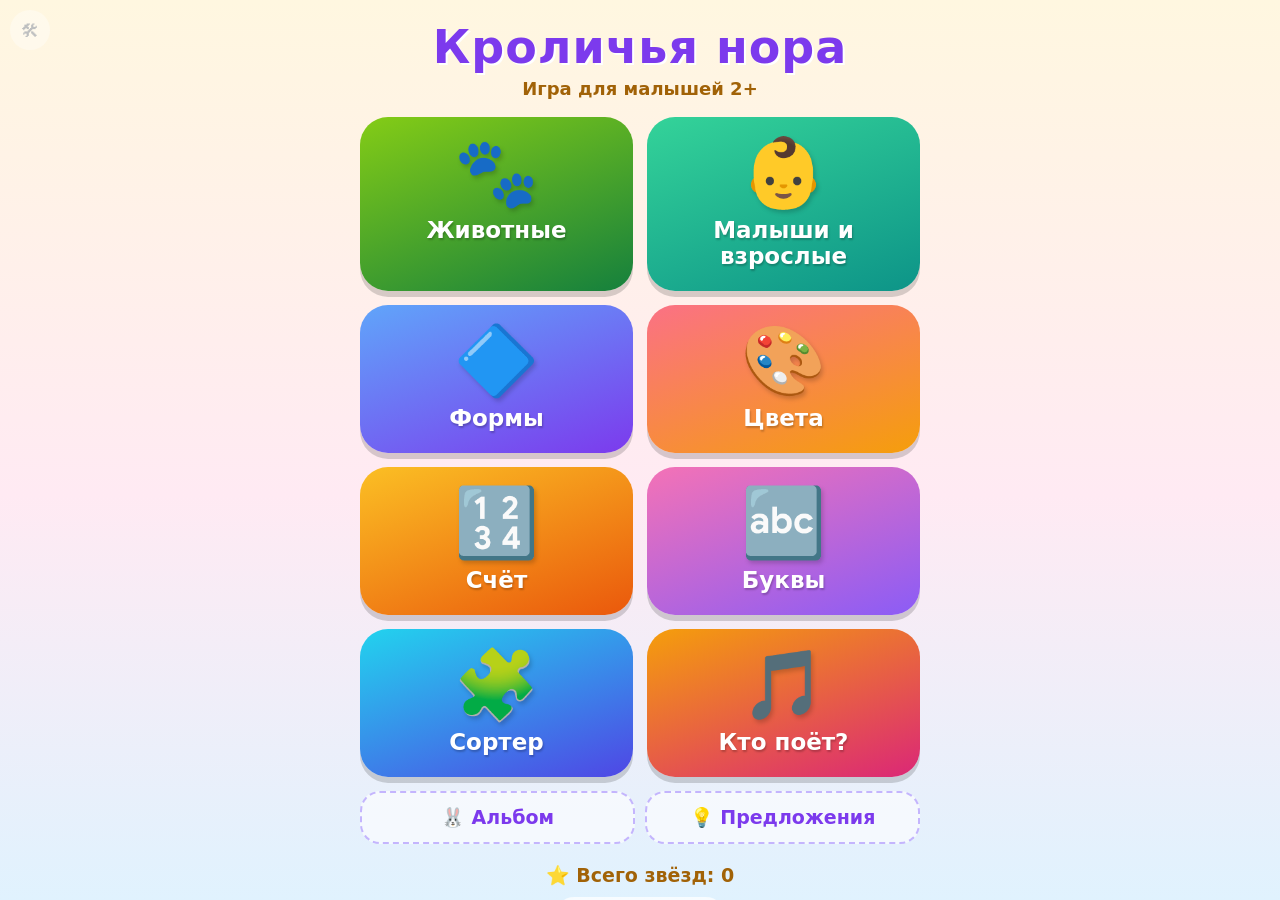
<file: www/index.html>
<!DOCTYPE html>
<html lang="ru">
<head>
  <meta charset="UTF-8">
  <meta name="viewport" content="width=device-width, initial-scale=1.0, maximum-scale=1.0, user-scalable=no, viewport-fit=cover">
  <meta name="mobile-web-app-capable" content="yes">
  <meta name="apple-mobile-web-app-capable" content="yes">
  <meta name="apple-mobile-web-app-status-bar-style" content="black-translucent">
  <meta name="theme-color" content="#7c3aed">
  <title>Кроличья нора — игра для малышей 2+</title>
  <meta name="description" content="Развивающая игра для детей 2–3 лет: животные, формы, цветы, счёт, буквы и сортер. Озвучка голосом, без рекламы и покупок, работает офлайн.">
  <link rel="canonical" href="https://foreverpups1996.github.io/krolichya-nora/">

  <!-- Превью при шаринге (Telegram, VK, мессенджеры) -->
  <meta property="og:type" content="website">
  <meta property="og:site_name" content="Кроличья нора">
  <meta property="og:title" content="Кроличья нора — развивающая игра для детей 2–3 лет">
  <meta property="og:description" content="Животные, формы, цветы, счёт, буквы и сортер. Озвучка живым голосом, без рекламы, работает офлайн.">
  <meta property="og:url" content="https://foreverpups1996.github.io/krolichya-nora/">
  <meta property="og:image" content="https://foreverpups1996.github.io/krolichya-nora/share.png">
  <meta property="og:image:width" content="1200">
  <meta property="og:image:height" content="630">
  <meta property="og:locale" content="ru_RU">
  <meta name="twitter:card" content="summary_large_image">

  <link rel="icon" href="data:image/svg+xml,<svg xmlns='http://www.w3.org/2000/svg' viewBox='0 0 100 100'><text y='.9em' font-size='90'>🐰</text></svg>">
  <link rel="apple-touch-icon" href="apple-touch-icon.png">
  <link rel="manifest" href="manifest.webmanifest">
  <link rel="stylesheet" href="css/style.css">
</head>
<body>
  <div id="app"></div>
  <div id="fx-layer"></div>

  <script src="js/i18n.js"></script>
  <script src="js/sfx.js"></script>
  <script src="js/games.js"></script>
  <script src="js/main.js"></script>
  <script>
    /* PWA: офлайн-работа и установка на домашний экран */
    if ('serviceWorker' in navigator) {
      window.addEventListener('load', () => {
        navigator.serviceWorker.register('sw.js').catch(() => {});
      });
    }
  </script>
</body>
</html>
</file>
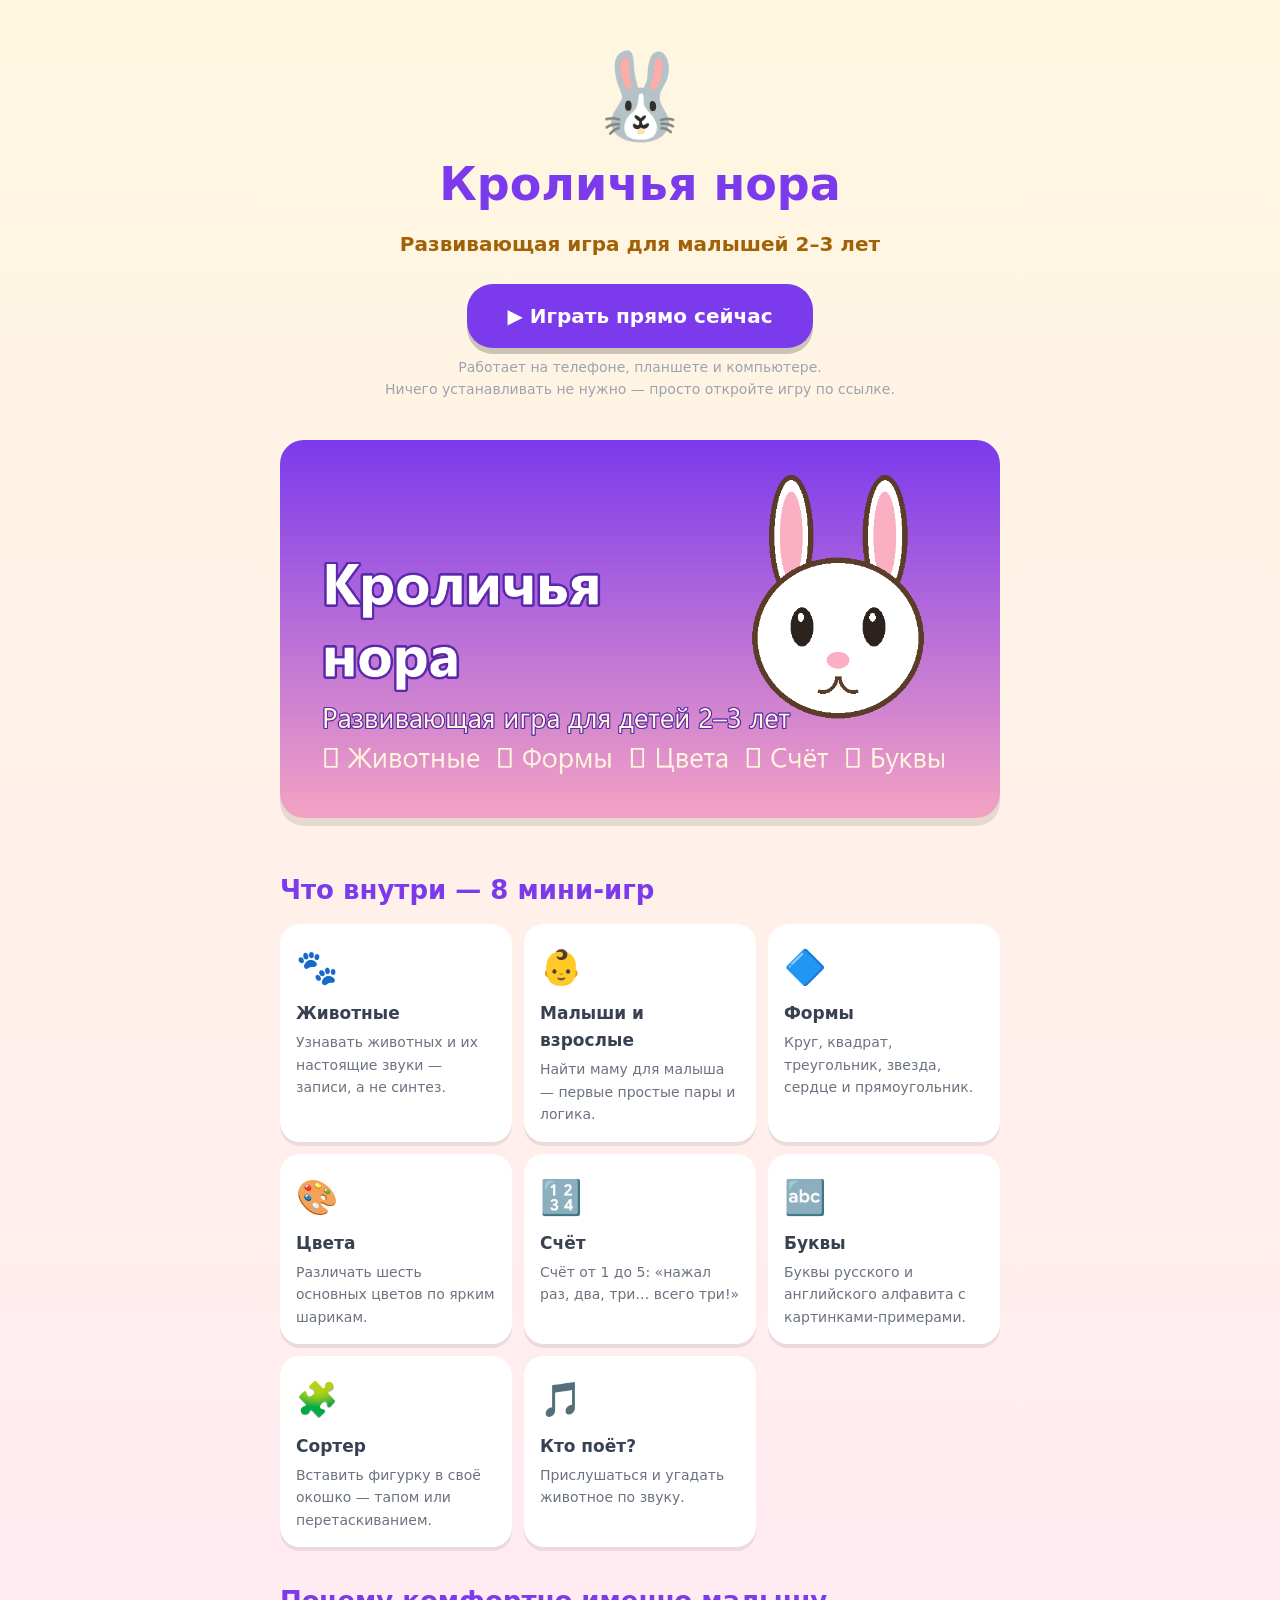
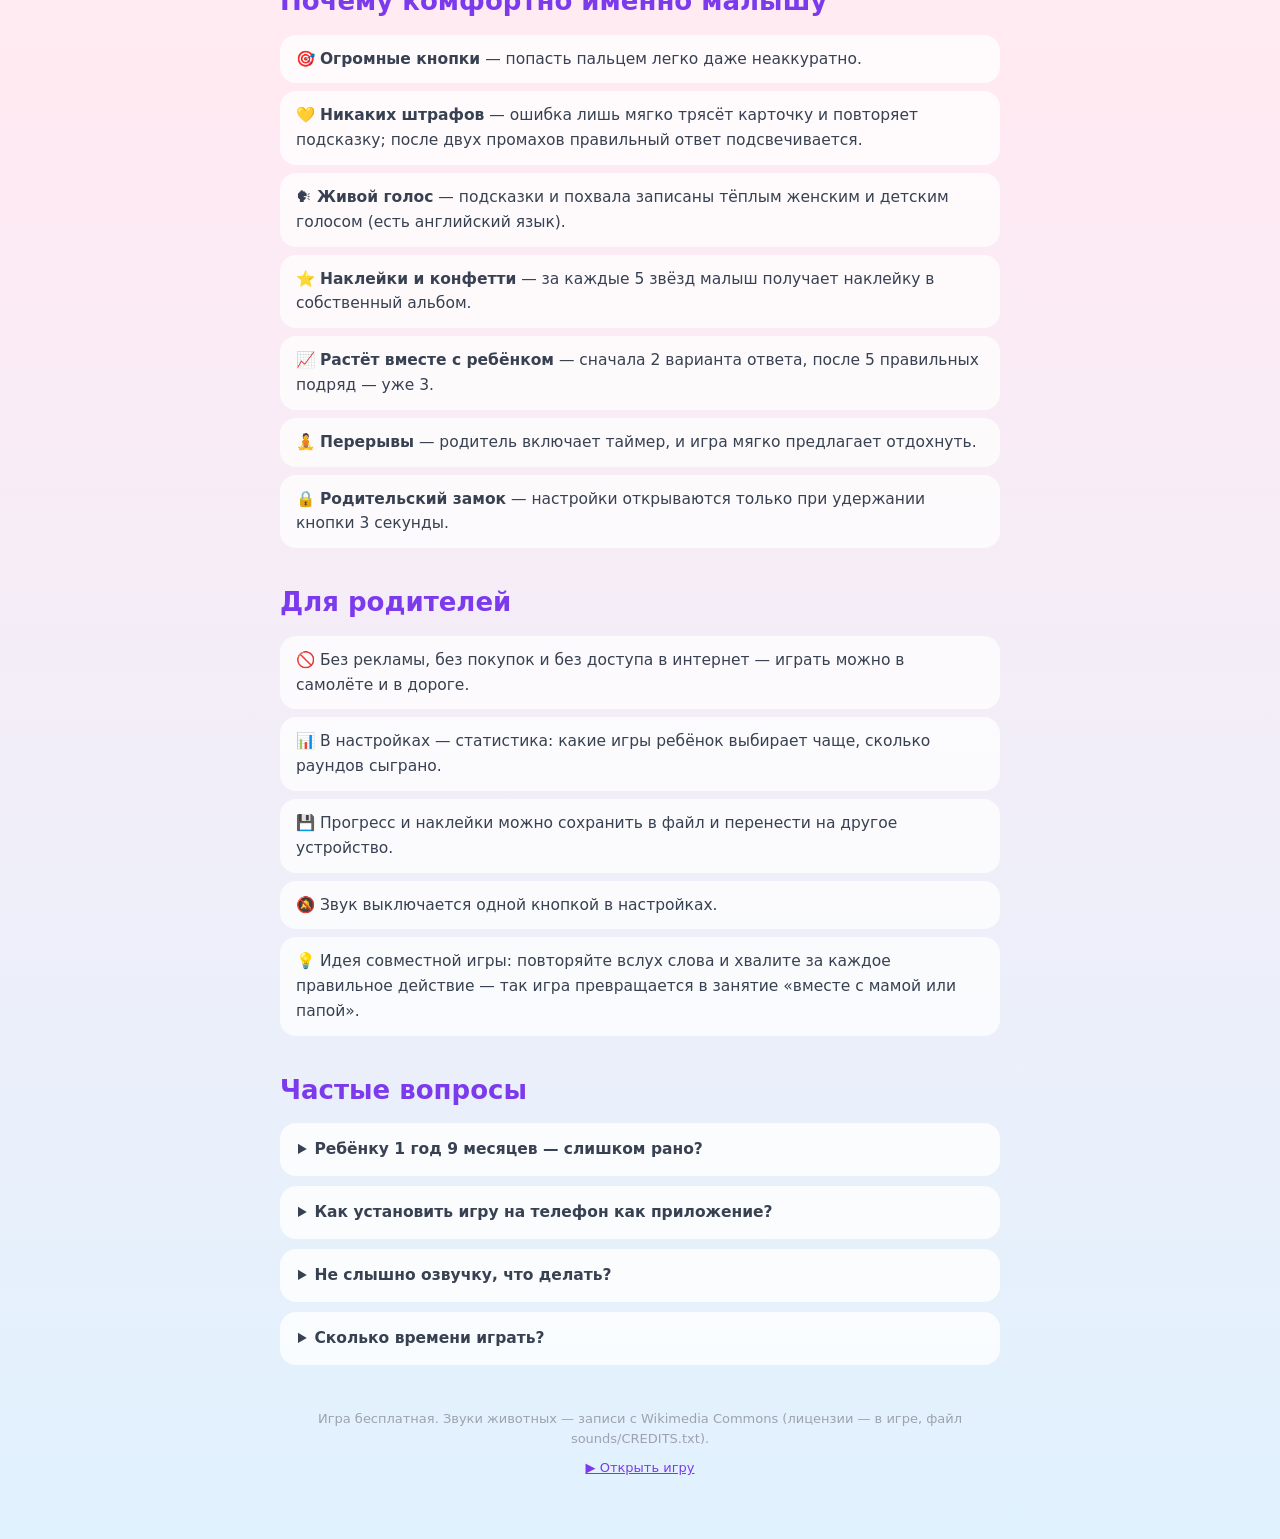
<file: www/parents.html>
<!DOCTYPE html>
<html lang="ru">
<head>
  <meta charset="UTF-8">
  <meta name="viewport" content="width=device-width, initial-scale=1.0">
  <title>Кроличья нора — развивающая игра для детей 2–3 лет (без рекламы, офлайн)</title>
  <meta name="description" content="Бесплатная развивающая игра для малышей 2–3 лет: животные и их звуки, формы, цветы, счёт, буквы и сортер. Без рекламы и покупок, работает без интернета. Играйте вместе с ребёнком.">
  <link rel="canonical" href="https://foreverpups1996.github.io/krolichya-nora/parents.html">
  <meta property="og:type" content="website">
  <meta property="og:title" content="Кроличья нора — развивающая игра для детей 2–3 лет">
  <meta property="og:description" content="Животные, формы, цветы, счёт, буквы и сортер. Озвучка живым голосом, без рекламы, работает офлайн.">
  <meta property="og:image" content="https://foreverpups1996.github.io/krolichya-nora/share.png">
  <meta name="twitter:card" content="summary_large_image">
  <link rel="icon" href="data:image/svg+xml,<svg xmlns='http://www.w3.org/2000/svg' viewBox='0 0 100 100'><text y='.9em' font-size='90'>🐰</text></svg>">
  <style>
    * { margin: 0; padding: 0; box-sizing: border-box; }
    body {
      font-family: 'Segoe UI', system-ui, sans-serif;
      background: linear-gradient(180deg, #fff7e0, #ffeaf3 55%, #e0f2fe);
      color: #374151;
      line-height: 1.6;
    }
    .wrap { max-width: 760px; margin: 0 auto; padding: 28px 20px 60px; }
    .hero { text-align: center; padding: 26px 0 10px; }
    .hero .bunny { font-size: 84px; line-height: 1; animation: bounce 2.4s infinite; display: inline-block; }
    @keyframes bounce { 0%, 100% { transform: translateY(0); } 50% { transform: translateY(-10px); } }
    h1 {
      font-size: clamp(30px, 7vw, 46px);
      font-weight: 900;
      color: #7c3aed;
      margin: 10px 0 6px;
    }
    .sub { font-size: clamp(16px, 4vw, 20px); font-weight: 700; color: #a16207; }
    .cta {
      display: inline-block;
      margin: 24px auto 8px;
      background: #7c3aed;
      color: #fff;
      font-size: 20px;
      font-weight: 900;
      text-decoration: none;
      padding: 16px 40px;
      border-radius: 26px;
      box-shadow: 0 6px 0 rgba(0, 0, 0, 0.2);
      transition: transform 0.1s;
    }
    .cta:active { transform: scale(0.96); }
    .note { text-align: center; font-size: 14px; color: #9ca3af; margin-bottom: 30px; }
    h2 { color: #7c3aed; font-size: 26px; margin: 34px 0 12px; }
    .games {
      display: grid;
      grid-template-columns: repeat(auto-fill, minmax(210px, 1fr));
      gap: 12px;
    }
    .game {
      background: #fff;
      border-radius: 20px;
      padding: 16px;
      box-shadow: 0 4px 0 rgba(0, 0, 0, 0.08);
    }
    .game .ico { font-size: 34px; }
    .game h3 { font-size: 17px; margin: 6px 0 4px; color: #374151; }
    .game p { font-size: 14px; color: #6b7280; }
    ul.soft { list-style: none; }
    ul.soft li {
      background: rgba(255, 255, 255, 0.75);
      border-radius: 16px;
      padding: 12px 16px;
      margin-bottom: 8px;
      font-size: 15.5px;
    }
    .faq details {
      background: rgba(255, 255, 255, 0.8);
      border-radius: 16px;
      padding: 14px 18px;
      margin-bottom: 10px;
    }
    .faq summary { font-weight: 800; cursor: pointer; font-size: 15.5px; }
    .faq p { font-size: 14.5px; color: #6b7280; margin-top: 8px; }
    footer {
      text-align: center;
      margin-top: 44px;
      font-size: 13px;
      color: #9ca3af;
    }
    footer a { color: #7c3aed; }
  </style>
</head>
<body>
  <div class="wrap">
    <div class="hero">
      <span class="bunny">🐰</span>
      <h1>Кроличья нора</h1>
      <p class="sub">Развивающая игра для малышей 2–3 лет</p>
      <a class="cta" href="./">▶ Играть прямо сейчас</a>
      <p class="note">Работает на телефоне, планшете и компьютере.<br>Ничего устанавливать не нужно — просто откройте игру по ссылке.</p>
    </div>

    <img src="share.png" alt="Кроличья нора — игра для малышей"
         style="width:100%; border-radius:24px; box-shadow: 0 8px 0 rgba(0,0,0,0.1); margin-bottom: 10px;">

    <h2>Что внутри — 8 мини-игр</h2>
    <div class="games">
      <div class="game"><span class="ico">🐾</span><h3>Животные</h3><p>Узнавать животных и их настоящие звуки — записи, а не синтез.</p></div>
      <div class="game"><span class="ico">👶</span><h3>Малыши и взрослые</h3><p>Найти маму для малыша — первые простые пары и логика.</p></div>
      <div class="game"><span class="ico">🔷</span><h3>Формы</h3><p>Круг, квадрат, треугольник, звезда, сердце и прямоугольник.</p></div>
      <div class="game"><span class="ico">🎨</span><h3>Цвета</h3><p>Различать шесть основных цветов по ярким шарикам.</p></div>
      <div class="game"><span class="ico">🔢</span><h3>Счёт</h3><p>Счёт от 1 до 5: «нажал раз, два, три… всего три!»</p></div>
      <div class="game"><span class="ico">🔤</span><h3>Буквы</h3><p>Буквы русского и английского алфавита с картинками-примерами.</p></div>
      <div class="game"><span class="ico">🧩</span><h3>Сортер</h3><p>Вставить фигурку в своё окошко — тапом или перетаскиванием.</p></div>
      <div class="game"><span class="ico">🎵</span><h3>Кто поёт?</h3><p>Прислушаться и угадать животное по звуку.</p></div>
    </div>

    <h2>Почему комфортно именно малышу</h2>
    <ul class="soft">
      <li>🎯 <b>Огромные кнопки</b> — попасть пальцем легко даже неаккуратно.</li>
      <li>💛 <b>Никаких штрафов</b> — ошибка лишь мягко трясёт карточку и повторяет подсказку; после двух промахов правильный ответ подсвечивается.</li>
      <li>🗣 <b>Живой голос</b> — подсказки и похвала записаны тёплым женским и детским голосом (есть английский язык).</li>
      <li>⭐ <b>Наклейки и конфетти</b> — за каждые 5 звёзд малыш получает наклейку в собственный альбом.</li>
      <li>📈 <b>Растёт вместе с ребёнком</b> — сначала 2 варианта ответа, после 5 правильных подряд — уже 3.</li>
      <li>🧘 <b>Перерывы</b> — родитель включает таймер, и игра мягко предлагает отдохнуть.</li>
      <li>🔒 <b>Родительский замок</b> — настройки открываются только при удержании кнопки 3 секунды.</li>
    </ul>

    <h2>Для родителей</h2>
    <ul class="soft">
      <li>🚫 Без рекламы, без покупок и без доступа в интернет — играть можно в самолёте и в дороге.</li>
      <li>📊 В настройках — статистика: какие игры ребёнок выбирает чаще, сколько раундов сыграно.</li>
      <li>💾 Прогресс и наклейки можно сохранить в файл и перенести на другое устройство.</li>
      <li>🔕 Звук выключается одной кнопкой в настройках.</li>
      <li>💡 Идея совместной игры: повторяйте вслух слова и хвалите за каждое правильное действие — так игра превращается в занятие «вместе с мамой или папой».</li>
    </ul>

    <h2>Частые вопросы</h2>
    <div class="faq">
      <details>
        <summary>Ребёнку 1 год 9 месяцев — слишком рано?</summary>
        <p>Игра рассчитана на 2–3 года, но многие малыши начинают играть раньше: начните с игр «Животные» и «Цвета» — там всего два варианта ответа и всё сделано под пальчик.</p>
      </details>
      <details>
        <summary>Как установить игру на телефон как приложение?</summary>
        <p>Откройте игру в браузере, в меню браузера выберите «Добавить на главный экран» (iPhone) или «Установить приложение» (Android). После этого игра открывается без браузера и полностью работает офлайн.</p>
      </details>
      <details>
        <summary>Не слышно озвучку, что делать?</summary>
        <p>Записанные голосовые фразы и звуки животных играют всегда. Системный диктор нужен только для динамических подсказок: проверьте, что в настройках телефона установлен русский пакет голосов (например, «Google Текстовые речевые сервисы»).</p>
      </details>
      <details>
        <summary>Сколько времени играть?</summary>
        <p>Для 2–3 лет рекомендуют 10–15 минут за раз. В настройках родительского раздела есть таймер перерывов — включите 15 минут, и игра сама предложит отдохнуть.</p>
      </details>
    </div>

    <footer>
      <p>Игра бесплатная. Звуки животных — записи с Wikimedia Commons (лицензии — в игре, файл sounds/CREDITS.txt).</p>
      <p style="margin-top:8px"><a href="./">▶ Открыть игру</a></p>
    </footer>
  </div>
</body>
</html>
</file>
<file: www/css/style.css>
/* ===== База ===== */
* {
  margin: 0;
  padding: 0;
  box-sizing: border-box;
  -webkit-tap-highlight-color: transparent;
}
html, body {
  height: 100%;
  overflow: hidden;
  overscroll-behavior: none;
}
body {
  font-family: 'Nunito', 'Baloo 2', 'Comic Sans MS', 'Segoe UI', system-ui, sans-serif;
  user-select: none;
  -webkit-user-select: none;
  touch-action: manipulation;
  background: #fef6e4;
  color: #333;
}
button { font-family: inherit; }

#app {
  height: 100%;
  display: flex;
  flex-direction: column;
}
#fx-layer {
  position: fixed;
  inset: 0;
  pointer-events: none;
  overflow: hidden;
  z-index: 999;
}

/* ===== Меню ===== */
.menu {
  position: relative;
  flex: 1;
  display: flex;
  flex-direction: column;
  padding: max(14px, env(safe-area-inset-top)) 16px max(14px, env(safe-area-inset-bottom));
  background: linear-gradient(180deg, #fff7e0, #ffeaf3 55%, #e0f2fe);
  overflow-y: auto;
}
.menu-title {
  text-align: center;
  font-size: clamp(30px, 8.5vw, 46px);
  font-weight: 900;
  color: #7c3aed;
  margin-top: 6px;
  text-shadow: 2px 2px 0 #fff;
  letter-spacing: 1px;
}
.menu-sub {
  text-align: center;
  color: #a16207;
  font-size: clamp(14px, 4vw, 18px);
  font-weight: 800;
  margin: 4px 0 18px;
}
.menu-grid {
  display: grid;
  grid-template-columns: 1fr 1fr;
  gap: 14px;
  width: 100%;
  max-width: 560px;
  margin: 0 auto;
}
.game-card {
  border: none;
  border-radius: 28px;
  padding: 22px 10px;
  cursor: pointer;
  display: flex;
  flex-direction: column;
  align-items: center;
  gap: 10px;
  color: #fff;
  font-weight: 900;
  box-shadow: 0 6px 0 rgba(0, 0, 0, 0.16);
  transition: transform 0.1s;
}
.game-card:active {
  transform: scale(0.94);
}
.game-card .icon {
  font-size: clamp(46px, 14vw, 68px);
  line-height: 1;
  animation: bounce 2.2s infinite;
  filter: drop-shadow(2px 3px 2px rgba(0, 0, 0, 0.18));
}
.game-card .label {
  font-size: clamp(17px, 5vw, 23px);
  text-shadow: 1px 2px 2px rgba(0, 0, 0, 0.22);
}
.menu-footer {
  margin-top: auto;
  padding-top: 20px;
  display: flex;
  flex-direction: column;
  align-items: center;
  gap: 10px;
}
.total-stars {
  font-weight: 900;
  color: #a16207;
  font-size: clamp(15px, 4.5vw, 19px);
}
.parents-btn {
  position: relative;
  overflow: hidden;
  border: none;
  background: rgba(255, 255, 255, 0.75);
  color: #9ca3af;
  font-weight: 800;
  font-size: 14px;
  padding: 10px 22px;
  border-radius: 20px;
  cursor: pointer;
  touch-action: none;
}
.parents-btn .fill {
  position: absolute;
  left: 0;
  top: 0;
  bottom: 0;
  width: 0%;
  background: rgba(124, 58, 237, 0.25);
  transition: width 0.05s linear;
}

/* ===== Экран игры ===== */
.game-screen {
  flex: 1;
  display: flex;
  flex-direction: column;
  padding: max(10px, env(safe-area-inset-top)) 14px max(12px, env(safe-area-inset-bottom));
}
.topbar {
  display: flex;
  align-items: center;
  gap: 10px;
  padding-bottom: 8px;
}
.btn-home {
  width: 58px;
  height: 58px;
  min-width: 58px;
  border: none;
  border-radius: 50%;
  background: #fff;
  font-size: 28px;
  cursor: pointer;
  box-shadow: 0 4px 0 rgba(0, 0, 0, 0.18);
  transition: transform 0.1s;
  display: flex;
  align-items: center;
  justify-content: center;
}
.btn-home:active { transform: scale(0.9); }
.prompt {
  flex: 1;
  text-align: center;
  font-size: clamp(21px, 6.5vw, 32px);
  font-weight: 900;
  color: #fff;
  text-shadow: 0 2px 5px rgba(0, 0, 0, 0.35);
  line-height: 1.15;
}
.stars {
  min-width: 64px;
  text-align: right;
  font-weight: 900;
  color: #fff;
  font-size: clamp(18px, 5vw, 24px);
  text-shadow: 0 2px 4px rgba(0, 0, 0, 0.35);
}
.stars.pulse { animation: winPulse 0.5s; }

.play-area {
  flex: 1;
  min-height: 0;
}
.play-area.options {
  display: grid;
  grid-template-columns: 1fr 1fr;
  gap: 14px;
  align-content: center;
  padding: 6px 0;
}
.opt {
  border: none;
  border-radius: 28px;
  background: #fff;
  cursor: pointer;
  box-shadow: 0 6px 0 rgba(0, 0, 0, 0.14);
  display: flex;
  flex-direction: column;
  align-items: center;
  justify-content: center;
  gap: 8px;
  min-height: clamp(130px, 24vh, 220px);
  padding: 10px;
  font-weight: 900;
  font-size: clamp(14px, 4vw, 20px);
  color: #555;
  transition: transform 0.1s;
}
.opt:active { transform: scale(0.93); }
.big-emoji {
  font-size: clamp(56px, 17vw, 100px);
  line-height: 1;
}
.opt-label { color: #6b7280; }
.shape-svg {
  width: clamp(74px, 21vw, 124px);
  height: clamp(74px, 21vw, 124px);
  display: block;
}
.shape-svg svg {
  width: 100%;
  height: 100%;
  filter: drop-shadow(2px 4px 3px rgba(0, 0, 0, 0.18));
  transition: transform 0.25s;
}
.shape-svg svg.grow {
  animation: winPulse 0.7s ease-out;
}
.balloon {
  width: clamp(78px, 22vw, 126px);
  height: clamp(78px, 22vw, 126px);
  border-radius: 50%;
  display: block;
  box-shadow: inset -9px -12px 0 rgba(0, 0, 0, 0.13), 0 6px 0 rgba(0, 0, 0, 0.1);
  transition: transform 0.25s, opacity 0.25s;
}
.balloon.pop-balloon {
  animation: balloonPop 0.5s ease-out;
}

.play-area.items {
  display: flex;
  flex-wrap: wrap;
  gap: 6px;
  align-items: center;
  align-content: center;
  justify-content: center;
  padding: 8px;
}
.item {
  border: none;
  background: transparent;
  cursor: pointer;
  font-size: clamp(54px, 17vw, 96px);
  padding: 6px;
  line-height: 1;
  transition: transform 0.15s, opacity 0.3s;
  transform: rotate(var(--r, 0deg));
}
.item:active { transform: scale(0.8) rotate(var(--r, 0deg)); }
.item.popped {
  opacity: 0.3;
  transform: scale(0.65) rotate(var(--r, 0deg));
}

.bottom-row {
  display: flex;
  justify-content: center;
  padding-top: 10px;
}
.repeat-btn {
  border: none;
  background: #fff;
  border-radius: 26px;
  padding: 14px 30px;
  font-size: 26px;
  font-weight: 900;
  color: #7c3aed;
  box-shadow: 0 5px 0 rgba(0, 0, 0, 0.16);
  cursor: pointer;
  transition: transform 0.1s;
  display: flex;
  align-items: center;
  gap: 8px;
}
.repeat-btn:active { transform: scale(0.92); }

/* ===== Конфетти / праздник ===== */
.confetti {
  position: absolute;
  border-radius: 3px;
  will-change: transform, opacity;
  animation: confettiFall 1.5s ease-in forwards;
}
.celebrate {
  position: fixed;
  inset: 0;
  display: flex;
  flex-direction: column;
  align-items: center;
  justify-content: center;
  gap: 14px;
  z-index: 900;
  pointer-events: none;
}
.celebrate .big {
  font-size: clamp(76px, 26vw, 140px);
  animation: winPulse 0.8s infinite;
  filter: drop-shadow(3px 6px 4px rgba(0, 0, 0, 0.25));
}
.celebrate .word {
  font-size: clamp(30px, 9vw, 52px);
  font-weight: 900;
  color: #7c3aed;
  text-shadow: 2px 2px 0 #fff;
  background: rgba(255, 255, 255, 0.85);
  padding: 8px 26px;
  border-radius: 24px;
}

/* ===== Модальное окно «Для родителей» ===== */
.modal {
  position: fixed;
  inset: 0;
  background: rgba(0, 0, 0, 0.55);
  display: flex;
  align-items: center;
  justify-content: center;
  z-index: 1000;
  padding: 16px;
}
.modal-card {
  background: #fff;
  border-radius: 28px;
  padding: 26px 22px;
  width: min(92vw, 400px);
  max-height: 86vh;
  overflow-y: auto;
}
.modal-card h2 {
  text-align: center;
  color: #7c3aed;
  font-size: 24px;
  margin-bottom: 16px;
}
.modal-card .stat {
  text-align: center;
  font-weight: 800;
  color: #a16207;
  font-size: 18px;
  margin-bottom: 16px;
}
.modal-btn {
  display: block;
  width: 100%;
  border: none;
  border-radius: 18px;
  padding: 14px;
  margin-bottom: 10px;
  font-size: 16px;
  font-weight: 800;
  background: #f3f4f6;
  color: #374151;
  cursor: pointer;
}
.modal-btn.primary {
  background: #7c3aed;
  color: #fff;
}
.modal-btn.danger {
  background: #fee2e2;
  color: #b91c1c;
}
.modal-card .about {
  font-size: 13.5px;
  color: #6b7280;
  line-height: 1.5;
  margin: 12px 0 16px;
  text-align: center;
}

/* ===== Раздел «Предложения» ===== */
.suggest-section {
  width: 100%;
  max-width: 560px;
  margin: 14px auto 0;
}
.suggest-btn {
  width: 100%;
  border: 2px dashed #c4b5fd;
  border-radius: 20px;
  background: rgba(255, 255, 255, 0.6);
  color: #7c3aed;
  font-weight: 900;
  font-size: clamp(15px, 4.5vw, 19px);
  padding: 13px;
  cursor: pointer;
  transition: transform 0.1s;
}
.suggest-btn:active { transform: scale(0.96); }

.suggest-card { width: min(94vw, 480px); }
.suggest-title {
  text-align: center;
  font-weight: 800;
  color: #555;
  font-size: 16px;
  line-height: 1.4;
  margin-bottom: 14px;
}
.suggest-input {
  display: block;
  width: 100%;
  border: 2px solid #e5e7eb;
  border-radius: 16px;
  padding: 12px;
  font-family: inherit;
  font-size: 16px;
  line-height: 1.4;
  resize: none;
  outline: none;
  margin-bottom: 8px;
  user-select: text;
  -webkit-user-select: text;
  background: #fafafa;
}
.suggest-input:focus { border-color: #7c3aed; background: #fff; }
.suggest-note {
  text-align: center;
  font-weight: 800;
  font-size: 14px;
  color: #16a34a;
  min-height: 18px;
  margin-bottom: 8px;
}
.suggest-note.bad { color: #b91c1c; }

.suggest-history { margin: 6px 0 10px; }
.suggest-hist-title {
  text-align: center;
  font-weight: 900;
  color: #a16207;
  font-size: 13px;
  margin-bottom: 8px;
}
.suggest-item {
  background: #f9fafb;
  border: 1px solid #f3f4f6;
  border-radius: 12px;
  padding: 8px 10px;
  margin-bottom: 6px;
  display: flex;
  flex-direction: column;
  gap: 2px;
}
.suggest-when {
  font-size: 11px;
  font-weight: 800;
  color: #9ca3af;
}
.suggest-badge {
  display: inline-block;
  margin-left: 6px;
  padding: 1px 7px;
  border-radius: 8px;
  font-size: 10px;
  font-weight: 900;
  background: #f3f4f6;
  color: #9ca3af;
}
.suggest-badge.ok { background: #dcfce7; color: #15803d; }
.suggest-badge.bad { background: #fee2e2; color: #b91c1c; }
.suggest-text {
  font-size: 14px;
  color: #374151;
  line-height: 1.4;
  word-break: break-word;
  user-select: text;
  -webkit-user-select: text;
}

.eng-sugg { margin-top: 14px; border-top: 2px solid #f3f4f6; padding-top: 10px; }
.eng-sugg h2 { font-size: 18px; margin-bottom: 10px; }
.eng-sugg-list { max-height: 22vh; overflow-y: auto; margin-bottom: 10px; }

.eng-tg { margin-top: 14px; border-top: 2px solid #f3f4f6; padding-top: 10px; }
.eng-tg h2 { font-size: 18px; margin-bottom: 8px; }
.eng-tg .eng-hint { text-align: left; margin-bottom: 10px; }
.eng-tg .eng-src {
  display: block;
  width: 100%;
  margin-bottom: 8px;
  font-size: 14px;
}
.eng-tg .eng-note {
  text-align: left;
  line-height: 1.35;
  word-break: break-word;
  min-height: 30px;
}
.eng-tg .eng-note.bad { color: #b91c1c; }

/* ===== Инженерное меню ===== */
.eng-btn {
  position: absolute;
  top: max(10px, env(safe-area-inset-top));
  left: 10px;
  width: 40px;
  height: 40px;
  border: none;
  border-radius: 50%;
  background: rgba(255, 255, 255, 0.55);
  color: #9ca3af;
  font-size: 18px;
  cursor: pointer;
  display: flex;
  align-items: center;
  justify-content: center;
  opacity: 0.65;
  transition: opacity 0.2s;
  z-index: 5;
}
.eng-btn:active { opacity: 1; transform: scale(0.9); }

.eng-pass {
  display: block;
  width: 100%;
  border: 2px solid #e5e7eb;
  border-radius: 16px;
  padding: 14px;
  margin-bottom: 10px;
  font-size: 26px;
  font-weight: 900;
  text-align: center;
  letter-spacing: 10px;
  outline: none;
  user-select: text;
  -webkit-user-select: text;
}
.eng-pass:focus { border-color: #7c3aed; }
.eng-err {
  text-align: center;
  color: #b91c1c;
  font-weight: 800;
  font-size: 14px;
  min-height: 18px;
  margin-bottom: 10px;
}
.eng-card { width: min(94vw, 520px); }
.eng-hint {
  font-size: 13px;
  color: #6b7280;
  line-height: 1.45;
  text-align: center;
  margin-bottom: 12px;
}
.eng-list {
  max-height: 52vh;
  overflow-y: auto;
  margin-bottom: 12px;
}
.eng-row {
  display: flex;
  align-items: center;
  gap: 6px;
  padding: 8px 2px;
  border-bottom: 1px solid #f3f4f6;
  flex-wrap: wrap;
}
.eng-emoji { font-size: 24px; }
.eng-name {
  width: 74px;
  font-size: 14px;
  font-weight: 800;
  color: #555;
}
.eng-play, .eng-reset, .eng-file {
  min-width: 38px;
  height: 38px;
  border: none;
  border-radius: 12px;
  background: #ede9fe;
  font-size: 17px;
  cursor: pointer;
  display: flex;
  align-items: center;
  justify-content: center;
}
.eng-reset { background: #fee2e2; }
.eng-play:active, .eng-reset:active, .eng-file:active { transform: scale(0.9); }
.eng-src {
  flex: 1;
  min-width: 110px;
  border: 1px solid #e5e7eb;
  border-radius: 10px;
  padding: 8px;
  font-size: 13px;
  outline: none;
  user-select: text;
  -webkit-user-select: text;
}
.eng-src:focus { border-color: #7c3aed; }
.eng-note {
  flex-basis: 100%;
  text-align: right;
  font-size: 12px;
  font-weight: 800;
  color: #16a34a;
}

/* ===== Тема-персонаж (субъект раунда: малыш/мама) ===== */
.subject {
  display: flex;
  justify-content: center;
  align-items: center;
  padding: 2px 0 4px;
  min-height: 0;
}
.subject .big-emoji {
  font-size: clamp(64px, 20vw, 120px);
  line-height: 1;
  filter: drop-shadow(2px 4px 3px rgba(0, 0, 0, 0.22));
  animation: winPulse 0.6s ease-out;
}
.subject .big-emoji.small-baby {
  font-size: clamp(44px, 13vw, 80px);
}

/* ===== Мягкая подсказка (пульс правильного ответа) ===== */
.opt.hint {
  outline: 6px solid rgba(250, 204, 21, 0.85);
  animation: hintPulse 1s ease-in-out infinite;
}

/* ===== Буквы ===== */
.big-emoji.letter {
  font-size: clamp(60px, 19vw, 110px);
  color: #7c3aed;
  font-weight: 900;
}

/* ===== Сортер (перетаскивание или тап: фигурки разбросаны по полю) ===== */
.play-area.sorter {
  display: flex;
  flex-direction: column;
  gap: 10px;
  justify-content: flex-start;
  position: relative; /* поле для разбросанных фигурок */
  padding: 4px 0;
}
.play-area.sorter .board {
  display: flex;
  justify-content: center;
  gap: clamp(10px, 3vw, 22px);
}
.play-area.sorter .hole {
  width: clamp(84px, 24vw, 140px);
  height: clamp(84px, 24vw, 140px);
  border: none;
  border-radius: 24px;
  background: rgba(255, 255, 255, 0.35);
  box-shadow: inset 0 5px 12px rgba(0, 0, 0, 0.18);
  cursor: pointer;
  display: flex;
  align-items: center;
  justify-content: center;
  padding: 12px;
}
.play-area.sorter .hole.filled {
  background: rgba(255, 255, 255, 0.85);
  box-shadow: 0 5px 0 rgba(0, 0, 0, 0.14);
}
.play-area.sorter .piece {
  position: absolute; /* каждая фигурка — в своём случайном месте */
  border: none;
  border-radius: 24px;
  background: #fff;
  box-shadow: 0 6px 0 rgba(0, 0, 0, 0.16);
  cursor: grab;
  touch-action: none;
  user-select: none;
  -webkit-user-select: none;
  -webkit-touch-callout: none;
  width: clamp(84px, 24vw, 140px);
  height: clamp(84px, 24vw, 140px);
  padding: 12px;
  display: flex;
  align-items: center;
  justify-content: center;
  transform: rotate(var(--rot, 0deg)); /* лёгкий разброс поворотов */
  transition: transform 0.12s;
}
.play-area.sorter .piece.selected {
  outline: 6px solid rgba(250, 204, 21, 0.9);
  animation: piecePulse 1s ease-in-out infinite; /* пульс не сбрасывает поворот */
}
.play-area.sorter .piece.dragging {
  transition: none;
  z-index: 10;
  opacity: 0.92;
  cursor: grabbing;
}
.play-area.sorter .piece.placed {
  visibility: hidden;
}
.play-area.sorter .hole .shape-svg svg.pop-in {
  animation: winPulse 0.5s ease-out;
}
.play-area.sorter .shape-svg {
  width: 100%;
  height: 100%;
}
.play-area.sorter .hole .shape-svg svg {
  width: 100%;
  height: 100%;
}

/* ===== Меню: альбом + предложения ===== */
.menu-actions {
  display: flex;
  gap: 10px;
}
.menu-actions .suggest-btn {
  flex: 1;
}

/* ===== Альбом наклеек ===== */
.album-grid {
  display: grid;
  grid-template-columns: repeat(3, 1fr);
  gap: 10px;
  margin-bottom: 14px;
}
.album-item {
  background: #f9fafb;
  border: 2px solid #f3f4f6;
  border-radius: 18px;
  padding: 10px 4px;
  display: flex;
  flex-direction: column;
  align-items: center;
  gap: 4px;
}
.album-item .album-emoji {
  font-size: clamp(34px, 10vw, 46px);
  line-height: 1;
  filter: grayscale(1);
  opacity: 0.35;
}
.album-item.has {
  background: #fef9c3;
  border-color: #fde047;
}
.album-item.has .album-emoji {
  filter: none;
  opacity: 1;
}
.album-item .album-name {
  font-size: 12px;
  font-weight: 800;
  color: #6b7280;
}
.album-item.has .album-name { color: #92400e; }
.album-hint {
  text-align: center;
  font-size: 14px;
  font-weight: 700;
  color: #9ca3af;
  line-height: 1.4;
  margin-bottom: 12px;
}

/* ===== Наклейка после праздника ===== */
.sticker-pop .word { background: rgba(255, 251, 235, 0.92); }

/* ===== Экран отдыха ===== */
.rest-overlay {
  pointer-events: auto;
  background: rgba(255, 250, 240, 0.96);
  gap: 10px;
}
.rest-overlay .rest-text {
  text-align: center;
  font-size: clamp(16px, 4.6vw, 21px);
  font-weight: 800;
  color: #78716c;
  max-width: min(86vw, 420px);
  line-height: 1.4;
}
.rest-overlay .rest-btns {
  display: flex;
  gap: 12px;
  width: min(86vw, 360px);
}
.rest-overlay .rest-btn {
  flex: 1;
  margin-bottom: 0;
}

/* ===== Родительская панель ===== */
.parents-sub {
  text-align: center;
  font-weight: 900;
  color: #7c3aed;
  font-size: 15px;
  margin: 14px 0 8px;
}
.parents-note {
  text-align: center;
  font-size: 12.5px;
  color: #9ca3af;
  line-height: 1.4;
  margin-bottom: 10px;
}
.stats-list { margin-bottom: 4px; }
.stat-row {
  display: flex;
  justify-content: space-between;
  font-size: 14px;
  font-weight: 800;
  color: #555;
  padding: 3px 8px;
}
.btn-row {
  display: flex;
  gap: 8px;
  justify-content: center;
  margin-bottom: 8px;
}
.chip-btn {
  flex: 1;
  border: 2px solid #e5e7eb;
  border-radius: 14px;
  background: #fff;
  font-size: 14px;
  font-weight: 800;
  color: #6b7280;
  padding: 10px 6px;
  cursor: pointer;
}
.chip-btn.active {
  border-color: #7c3aed;
  background: #ede9fe;
  color: #7c3aed;
}
.modal-btn.parent-link {
  display: block;
  text-align: center;
  text-decoration: none;
  line-height: normal;
}

/* ===== Анимации ===== */
@keyframes bounce {
  0%, 100% { transform: translateY(0); }
  50% { transform: translateY(-10px); }
}
@keyframes shake {
  0%, 100% { transform: translateX(0); }
  20% { transform: translateX(-10px) rotate(-2deg); }
  40% { transform: translateX(10px) rotate(2deg); }
  60% { transform: translateX(-8px); }
  80% { transform: translateX(8px); }
}
@keyframes winPulse {
  0% { transform: scale(1); }
  45% { transform: scale(1.18); }
  100% { transform: scale(1); }
}
@keyframes hintPulse {
  0%, 100% { transform: scale(1); box-shadow: 0 6px 0 rgba(0, 0, 0, 0.14); }
  50% { transform: scale(1.05); box-shadow: 0 6px 0 rgba(0, 0, 0, 0.14), 0 0 24px rgba(250, 204, 21, 0.9); }
}
@keyframes piecePulse {
  /* пульс выбранной фигурки сортера — сохраняет её случайный поворот */
  0%, 100% { transform: rotate(var(--rot, 0deg)) scale(1); box-shadow: 0 6px 0 rgba(0, 0, 0, 0.14); }
  50% { transform: rotate(var(--rot, 0deg)) scale(1.05); box-shadow: 0 6px 0 rgba(0, 0, 0, 0.14), 0 0 24px rgba(250, 204, 21, 0.9); }
}
@keyframes balloonPop {
  0% { transform: scale(1); }
  40% { transform: scale(1.25); opacity: 1; }
  100% { transform: scale(0.2); opacity: 0; }
}
@keyframes confettiFall {
  0% { transform: translate(0, 0) rotate(0deg); opacity: 1; }
  100% { transform: translate(var(--dx, 0px), 95vh) rotate(760deg); opacity: 0; }
}
.shake { animation: shake 0.45s; }
</file>
